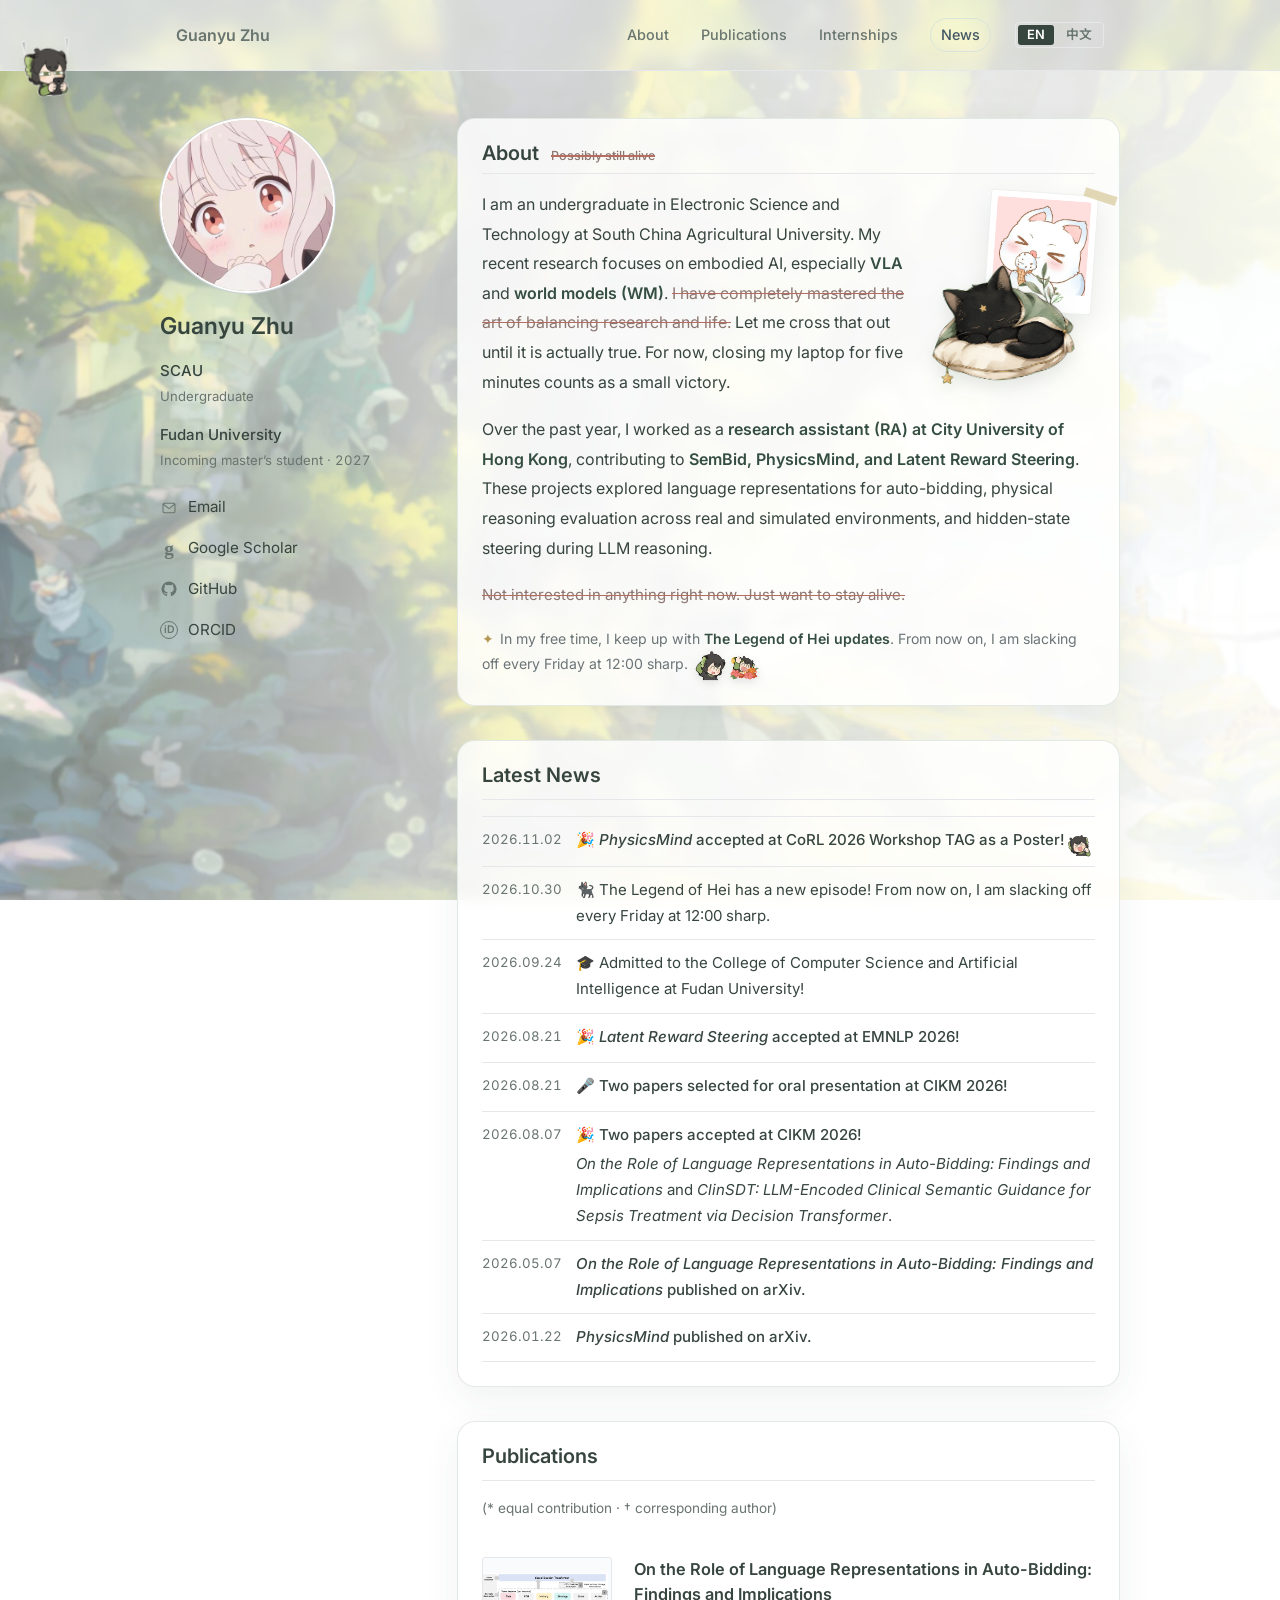
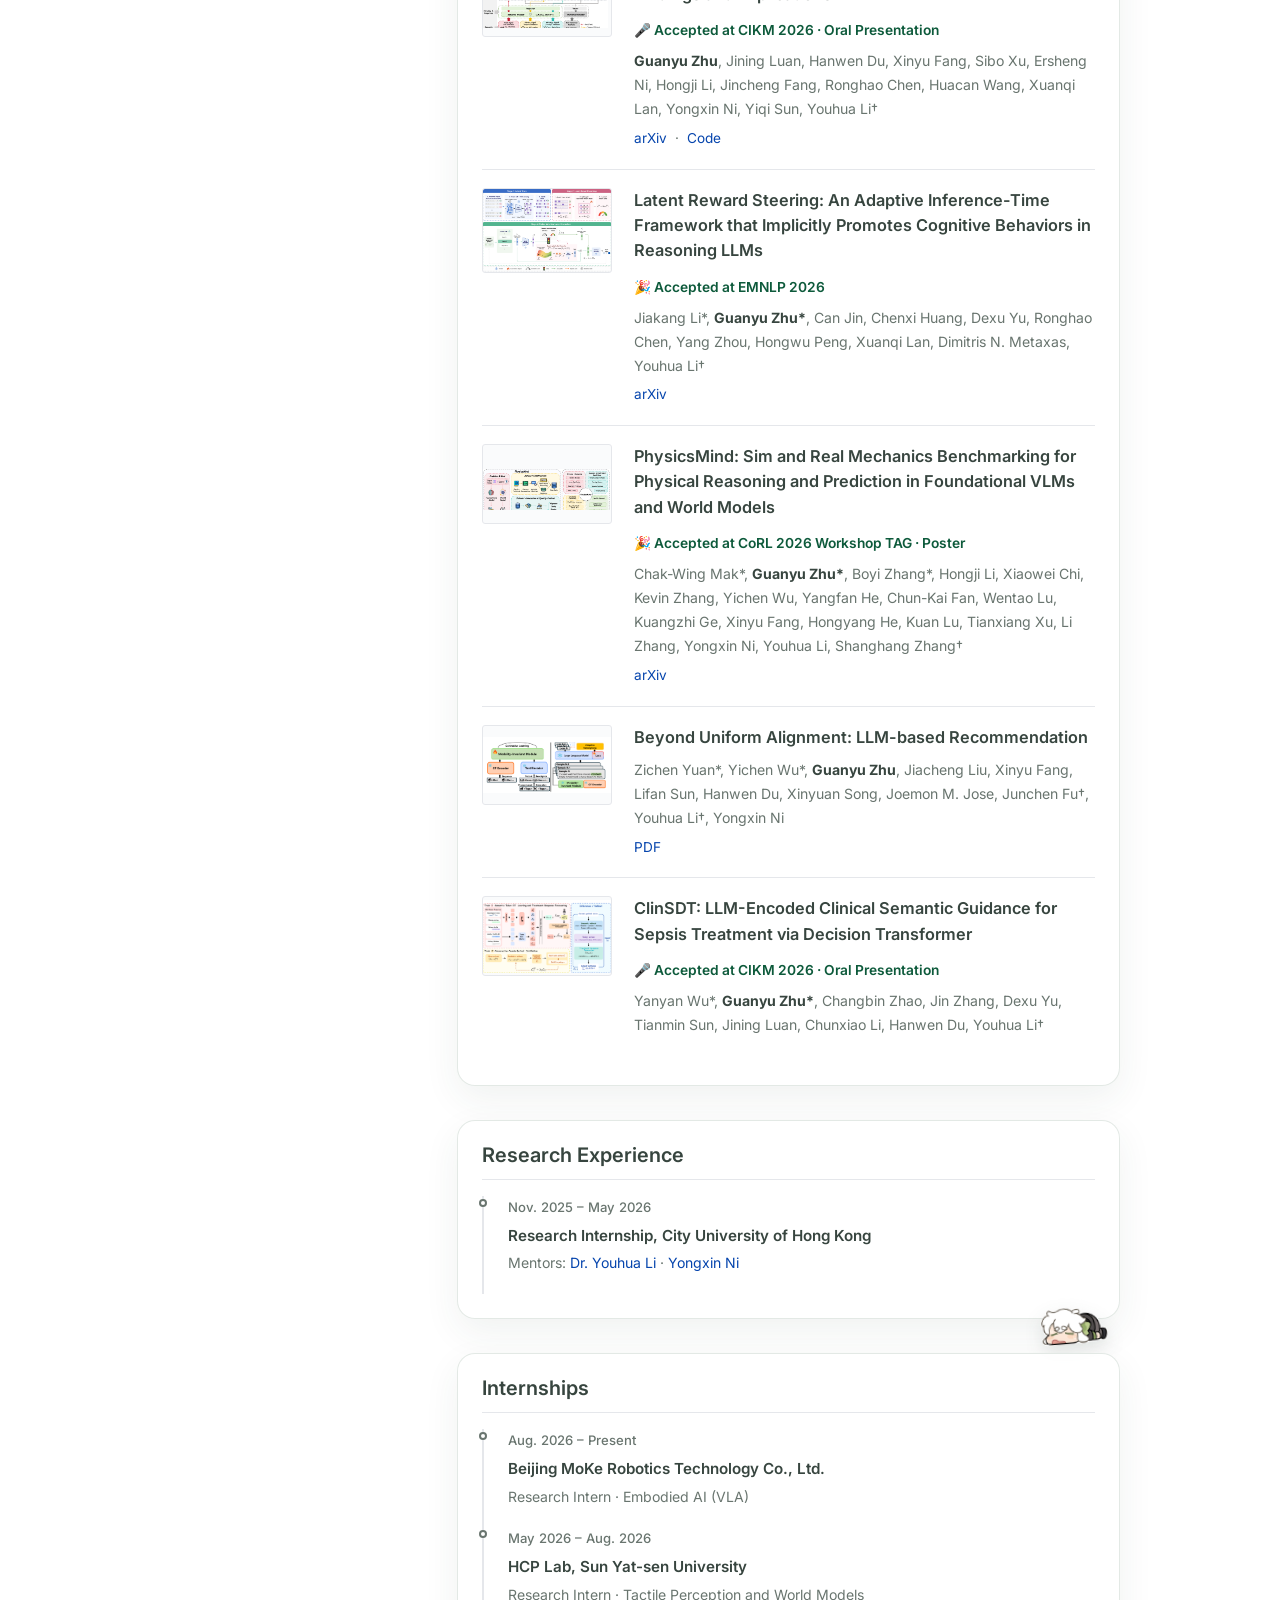
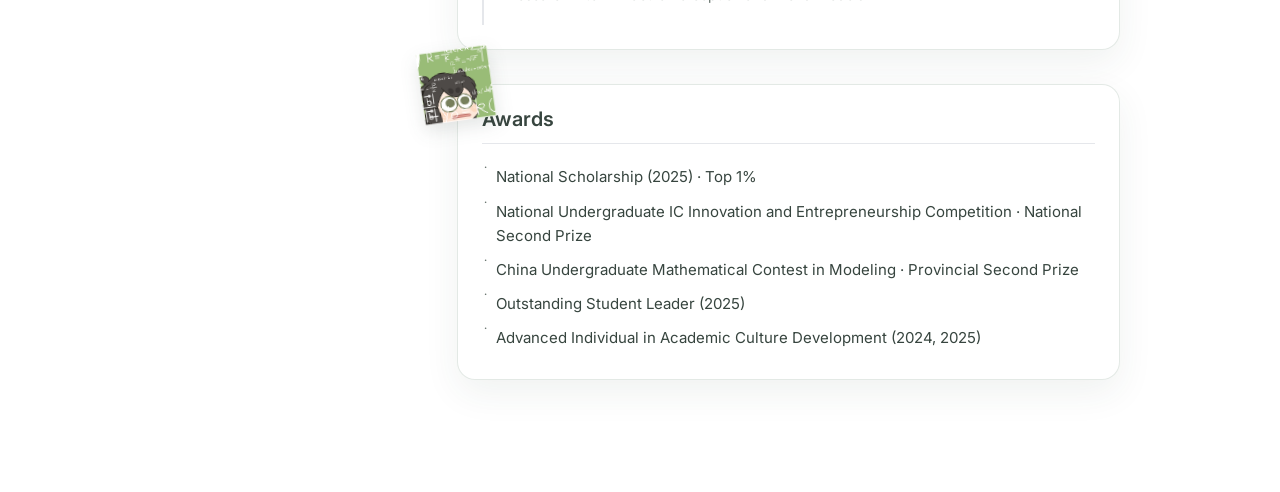
<file: index.html>
<!DOCTYPE html>
<html lang="en">
  <head>
    <meta charset="UTF-8" />
    <meta name="viewport" content="width=device-width, initial-scale=1.0" />
    <title>Guanyu Zhu</title>
    <meta name="description" content="Guanyu Zhu's personal website. Research in embodied AI, with a focus on vision-language-action models and world models." />
    <meta name="author" content="Guanyu Zhu" />
    <meta property="og:type" content="website" />
    <link rel="canonical" href="https://alanyu04.github.io/" />
    <meta property="og:title" content="Guanyu Zhu" />
    <meta property="og:site_name" content="Guanyu Zhu" />
    <meta property="og:url" content="https://alanyu04.github.io/" />
    <meta property="og:description" content="Research in embodied AI, with a focus on vision-language-action models and world models." />
    <meta name="twitter:card" content="summary" />
    <meta name="twitter:title" content="Guanyu Zhu" />
    <meta name="twitter:description" content="Research in embodied AI, with a focus on vision-language-action models and world models." />
    <script type="application/ld+json">
      {
        "@context": "https://schema.org",
        "@type": "WebSite",
        "name": "Guanyu Zhu",
        "url": "https://alanyu04.github.io/"
      }
    </script>
    <link rel="preconnect" href="https://fonts.googleapis.com" />
    <link rel="preconnect" href="https://fonts.gstatic.com" crossorigin />
    <link
      href="https://fonts.googleapis.com/css2?family=Inter:wght@400;500;600;700&family=Noto+Sans+SC:wght@400;500;600;700&display=swap"
      rel="stylesheet"
    />
    <link rel="stylesheet" href="css/main.css" />
    <link rel="stylesheet" href="css/scrapbook.css?v=20261110-simplified" />
  </head>
  <body class="scrapbook-theme">
    <header class="site-header">
      <img class="header-sticker" src="assets/sticker-phone.gif" alt="Deer character looking at a phone" data-scrapbook-alt-key="headerStickerAlt" />
      <div class="container header-inner">
        <a class="site-name" href="index.html">Guanyu Zhu</a>
        <nav class="top-nav" id="top-nav" aria-label="Main navigation" data-i18n-aria-label="nav.aria">
          <a href="#about" data-scrapbook-key="tabAbout">About</a>
          <a href="#publications" data-scrapbook-key="tabPapers">Publications</a>
          <a href="#internships" data-scrapbook-key="tabInternships">Internships</a>
          <a href="#news" data-scrapbook-key="tabNews">News</a>
        </nav>
        <div class="header-actions">
          <div class="lang-switch" role="group" aria-label="Language" data-scrapbook-aria-key="languageLabel">
            <button class="lang-btn active" type="button" data-lang-switch="en" aria-pressed="true">EN</button>
            <button class="lang-btn" type="button" data-lang-switch="zh" aria-pressed="false">中文</button>
          </div>
          <button class="menu-toggle" type="button" aria-expanded="false" aria-controls="top-nav" data-i18n="menu.toggle">Menu</button>
        </div>
      </div>
    </header>

    <main>
      <section id="home-page" class="page-section active">
        <div class="container academic-layout">
          <aside class="profile-sidebar" aria-label="Profile" data-scrapbook-aria-key="profileLabel">
            <img class="avatar" src="assets/avatar.jpg" alt="Guanyu Zhu" data-scrapbook-alt-key="avatarAlt" onerror="this.style.display='none'" />
            <h1 class="profile-name">Guanyu Zhu</h1>
            <p class="sidebar-role" data-scrapbook-key="identity"><strong>SCAU</strong><span>Undergraduate</span></p>
            <p class="sidebar-role sidebar-incoming" data-scrapbook-key="incoming"><strong>Fudan University</strong><span>Incoming master’s student · 2027</span></p>
            <ul class="profile-links" aria-label="External links" data-scrapbook-aria-key="externalLinksLabel">
              <li class="profile-email"><a href="mailto:xiaoguanbx@gmail.com" title="xiaoguanbx@gmail.com"><span class="profile-link-icon" aria-hidden="true"><svg viewBox="0 0 24 24" fill="none" stroke="currentColor" stroke-width="1.6"><rect x="3" y="5" width="18" height="14" rx="2" /><path d="m3 6 9 7 9-7" /></svg></span><span data-scrapbook-key="emailLabel">Email</span></a></li>
              <li><a href="https://scholar.google.com/citations?user=tQETugYAAAAJ&amp;hl=zh-CN&amp;oi=sra" target="_blank" rel="noreferrer"><span class="profile-link-icon scholar-icon" aria-hidden="true">g</span>Google Scholar</a></li>
              <li class="github-link"><a href="https://github.com/AlanYu04" target="_blank" rel="noreferrer"><span class="profile-link-icon" aria-hidden="true"><svg viewBox="0 0 24 24" fill="currentColor"><path d="M12 .75a11.25 11.25 0 0 0-3.56 21.92c.56.1.77-.24.77-.54v-2.1c-3.13.68-3.79-1.33-3.79-1.33-.51-1.3-1.25-1.65-1.25-1.65-1.02-.7.08-.69.08-.69 1.13.08 1.73 1.16 1.73 1.16 1 1.72 2.64 1.22 3.28.93.1-.73.39-1.22.71-1.5-2.5-.28-5.13-1.25-5.13-5.56 0-1.23.44-2.23 1.16-3.02-.12-.28-.5-1.43.11-2.98 0 0 .94-.3 3.09 1.16a10.77 10.77 0 0 1 5.62 0c2.15-1.46 3.09-1.16 3.09-1.16.61 1.55.23 2.7.11 2.98.72.79 1.16 1.79 1.16 3.02 0 4.32-2.63 5.28-5.14 5.56.4.35.76 1.04.76 2.1v3.08c0 .3.2.65.78.54A11.25 11.25 0 0 0 12 .75Z" /></svg></span>GitHub</a></li>
              <li><a href="https://orcid.org/0009-0008-3403-0124" target="_blank" rel="noreferrer"><span class="profile-link-icon orcid-icon" aria-hidden="true">iD</span>ORCID</a></li>
            </ul>
          </aside>

          <div class="content academic-content">
            <section id="about" class="section about">
              <div class="about-heading">
                <h2 class="section-title" data-i18n="section.about">About</h2>
                <del class="about-title-status" data-scrapbook-key="aboutStatus">Possibly still alive</del>
              </div>
              <div class="about-shell">
                <div class="about-art" aria-label="Illustrations" data-scrapbook-aria-key="illustrationsLabel">
                  <figure class="icecream-card">
                    <img src="assets/icecream-cat.png" alt="Illustration of a cat eating ice cream" data-scrapbook-alt-key="icecreamAlt" />
                  </figure>
                  <img class="sleepy-cat" src="assets/original-black-cat-mascot.png" alt="Original black cat illustration" data-scrapbook-alt-key="sleepyCatAlt" />
                </div>
                <div class="about-copy">
                  <p data-scrapbook-key="aboutIntro">I am an undergraduate in Electronic Science and Technology at South China Agricultural University. My recent research focuses on embodied AI, especially <strong>VLA</strong> and <strong>world models (WM)</strong>. <del>I have completely mastered the art of balancing research and life.</del> Let me cross that out until it is actually true. For now, closing my laptop for five minutes counts as a small victory.</p>
                  <p data-scrapbook-key="aboutResearch">Over the past year, I worked as a <strong>research assistant (RA) at City University of Hong Kong</strong>, contributing to <strong>SemBid, PhysicsMind, and Latent Reward Steering</strong>. These projects explored language representations for auto-bidding, physical reasoning evaluation across real and simulated environments, and hidden-state steering during LLM reasoning.</p>
                  <p class="about-focus" data-scrapbook-key="aboutFocus"><del>Not interested in anything right now. Just want to stay alive.</del></p>
                  <p class="about-aside" data-scrapbook-key="aboutAside">In my free time, I keep up with <strong>The Legend of Hei updates</strong>. From now on, I am slacking off every Friday at 12:00 sharp.<span class="leisure-stickers" aria-hidden="true"><img src="assets/sticker-wave.gif" alt="" /><img src="assets/sticker-flowers.gif" alt="" /></span></p>
                </div>
              </div>
            </section>

            <section id="news" class="section news">
              <div class="section-heading">
                <h2 class="section-title" data-scrapbook-key="newsTitle">Latest News</h2>
              </div>
              <ul class="news-list">
                <li class="news-item">
                  <time datetime="2026-11-02" class="news-date">2026.11.02</time>
                  <div class="news-copy">
                    <div class="news-accepted-line"><strong data-scrapbook-key="newsPhysicsMindAccepted">🎉 <em>PhysicsMind</em> accepted at CoRL 2026 Workshop TAG as a Poster!</strong><img class="news-celebrate" src="assets/celebrate-accepted.gif" alt="Celebration" data-scrapbook-alt-key="celebrationAlt" /></div>
                  </div>
                </li>
                <li class="news-item">
                  <time datetime="2026-10-30" class="news-date">2026.10.30</time>
                  <p data-scrapbook-key="newsHeiUpdate">🐈‍⬛ The Legend of Hei has a new episode! From now on, I am slacking off every Friday at 12:00 sharp.</p>
                </li>
                <li class="news-item">
                  <time datetime="2026-09-24" class="news-date">2026.09.24</time>
                  <p data-scrapbook-key="news0">🎓 Admitted to the College of Computer Science and Artificial Intelligence at Fudan University!</p>
                </li>
                <li class="news-item">
                  <time datetime="2026-08-21" class="news-date">2026.08.21</time>
                  <div class="news-copy">
                    <div class="news-accepted-line"><strong data-scrapbook-key="news1">🎉 <em>Latent Reward Steering</em> accepted at EMNLP 2026!</strong></div>
                  </div>
                </li>
                <li class="news-item">
                  <time datetime="2026-08-21" class="news-date">2026.08.21</time>
                  <div class="news-copy">
                    <div class="news-accepted-line"><strong data-scrapbook-key="news2">🎤 Two papers selected for oral presentation at CIKM 2026!</strong></div>
                  </div>
                </li>
                <li class="news-item">
                  <time datetime="2026-08-07" class="news-date">2026.08.07</time>
                  <div class="news-copy">
                    <div class="news-accepted-line"><strong data-scrapbook-key="news3">🎉 Two papers accepted at CIKM 2026!</strong></div>
                    <p data-scrapbook-key="news3Details"><em>On the Role of Language Representations in Auto-Bidding: Findings and Implications</em> and <em>ClinSDT: LLM-Encoded Clinical Semantic Guidance for Sepsis Treatment via Decision Transformer</em>.</p>
                  </div>
                </li>
                <li class="news-item">
                  <time datetime="2026-05-07" class="news-date">2026.05.07</time>
                  <p data-scrapbook-key="news4"><strong><em>On the Role of Language Representations in Auto-Bidding: Findings and Implications</em> published on arXiv.</strong></p>
                </li>
                <li class="news-item">
                  <time datetime="2026-01-22" class="news-date">2026.01.22</time>
                  <p data-scrapbook-key="news5"><strong><em>PhysicsMind</em> published on arXiv.</strong></p>
                </li>
              </ul>
            </section>

            <section id="publications" class="section">
              <h2 class="section-title" data-i18n="section.publications">Publications</h2>
              <p class="pub-caption" data-scrapbook-key="pubCaption">(* equal contribution · † corresponding author)</p>

              <div class="publication">
                <img src="images/sembid.png" class="publogo" alt="SemBid teaser" onerror="this.style.display='none'">
                <div class="pub-content">
                  <p class="pub-title">On the Role of Language Representations in Auto-Bidding: Findings and Implications</p>
                  <div class="pub-venue pub-accepted"><span aria-hidden="true">🎤</span> <span data-scrapbook-key="cikmOral">Accepted at CIKM 2026 · Oral Presentation</span></div>
                  <div class="pub-authors">
                    <strong class="author-highlight">Guanyu Zhu</strong>, Jining Luan, Hanwen Du, Xinyu Fang, Sibo Xu,
                    Ersheng Ni, Hongji Li, Jincheng Fang, Ronghao Chen, Huacan Wang,
                    Xuanqi Lan, Yongxin Ni, Yiqi Sun, Youhua Li†
                  </div>
                  <div class="pub-links">
                    <a href="https://arxiv.org/abs/2605.05833" target="_blank" rel="noreferrer">arXiv</a>
                    <a href="https://github.com/AlanYu04/SemBid-KDD2026" target="_blank" rel="noreferrer">Code</a>
                  </div>
                </div>
              </div>

              <div class="publication">
                <img src="images/latent-reward.png" class="publogo" alt="Latent Reward Steering teaser" onerror="this.style.display='none'">
                <div class="pub-content">
                  <p class="pub-title">Latent Reward Steering: An Adaptive Inference-Time Framework that Implicitly Promotes Cognitive Behaviors in Reasoning LLMs</p>
                  <div class="pub-venue pub-accepted"><span aria-hidden="true">🎉</span> <span data-scrapbook-key="emnlpAccepted">Accepted at EMNLP 2026</span></div>
                  <div class="pub-authors">
                    Jiakang Li*, <strong class="author-highlight">Guanyu Zhu*</strong>, Can Jin, Chenxi Huang, Dexu Yu, Ronghao Chen, Yang Zhou, Hongwu Peng, Xuanqi Lan, Dimitris N. Metaxas, Youhua Li†
                  </div>
                  <div class="pub-links">
                    <a href="https://arxiv.org/pdf/2606.00726" target="_blank" rel="noreferrer">arXiv</a>
                  </div>
                </div>
              </div>

              <div class="publication">
                <img src="images/physicsmind.png" class="publogo" alt="PhysicsMind teaser" onerror="this.style.display='none'">
                <div class="pub-content">
                  <p class="pub-title">PhysicsMind: Sim and Real Mechanics Benchmarking for Physical Reasoning and Prediction in Foundational VLMs and World Models</p>
                  <div class="pub-venue pub-accepted"><span aria-hidden="true">🎉</span> <span data-scrapbook-key="corlTagPoster">Accepted at CoRL 2026 Workshop TAG · Poster</span></div>
                  <div class="pub-authors">
                    Chak-Wing Mak*, <strong class="author-highlight">Guanyu Zhu*</strong>, Boyi Zhang*, Hongji Li,
                    Xiaowei Chi, Kevin Zhang, Yichen Wu, Yangfan He, Chun-Kai Fan,
                    Wentao Lu, Kuangzhi Ge, Xinyu Fang, Hongyang He, Kuan Lu, Tianxiang Xu,
                    Li Zhang, Yongxin Ni, Youhua Li, Shanghang Zhang†
                  </div>
                  <div class="pub-links">
                    <a href="https://arxiv.org/abs/2601.16007" target="_blank" rel="noreferrer">arXiv</a>
                  </div>
                </div>
              </div>

              <div class="publication">
                <img src="images/beyond-uniform-alignment.png" class="publogo" alt="Beyond Uniform Alignment teaser" onerror="this.style.display='none'">
                <div class="pub-content">
                  <p class="pub-title">Beyond Uniform Alignment: LLM-based Recommendation</p>
                  <div class="pub-authors">
                    Zichen Yuan*, Yichen Wu*, <strong class="author-highlight">Guanyu Zhu</strong>, Jiacheng Liu, Xinyu Fang,
                    Lifan Sun, Hanwen Du, Xinyuan Song, Joemon M. Jose, Junchen Fu†, Youhua Li†, Yongxin Ni
                  </div>
                  <div class="pub-links">
                    <a href="Publications/LLM-based Recommendation.pdf" target="_blank" rel="noreferrer">PDF</a>
                  </div>
                </div>
              </div>

              <div class="publication">
                <img src="images/clinsedt.png" class="publogo" alt="ClinSDT teaser" onerror="this.style.display='none'">
                <div class="pub-content">
                  <p class="pub-title">ClinSDT: LLM-Encoded Clinical Semantic Guidance for Sepsis Treatment via Decision Transformer</p>
                  <div class="pub-venue pub-accepted"><span aria-hidden="true">🎤</span> <span data-scrapbook-key="cikmOral">Accepted at CIKM 2026 · Oral Presentation</span></div>
                  <div class="pub-authors">
                    Yanyan Wu*, <strong class="author-highlight">Guanyu Zhu*</strong>, Changbin Zhao, Jin Zhang, Dexu Yu, Tianmin Sun, Jining Luan, Chunxiao Li, Hanwen Du, Youhua Li†
                  </div>
                </div>
              </div>
            </section>

            <section id="projects" class="section">
              <img class="section-sticker project-sticker" src="assets/sticker-tired.gif" alt="Deer character working hard" data-scrapbook-alt-key="projectStickerAlt" />
              <h2 class="section-title" data-i18n="section.projects">Research Experience</h2>
              <ul class="project-list timeline">
                <li class="project-item">
                  <span class="timeline-time" data-scrapbook-key="project1time">2025.11 - 2026.05</span>
                  <div class="project-head">
                    <div>
                      <p class="entry-title" data-scrapbook-key="project1title">Research Internship, City University of Hong Kong</p>
                      <p class="entry-sub" data-scrapbook-key="project1sub">Mentors: <a href="https://scholar.google.com/citations?user=VL0tW7YAAAAJ&amp;hl=zh-CN" target="_blank" rel="noreferrer">Dr. Youhua Li</a> · <a href="https://scholar.google.com/citations?view_op=list_works&amp;hl=zh-CN&amp;user=c4_TincAAAAJ&amp;sortby=pubdate" target="_blank" rel="noreferrer">Yongxin Ni</a></p>
                    </div>
                  </div>
                </li>
              </ul>
            </section>

            <section id="internships" class="section">
              <h2 class="section-title" data-scrapbook-key="internshipsTitle">Internships</h2>
              <ul class="project-list timeline">
                <li class="project-item">
                  <span class="timeline-time" data-scrapbook-key="internship1time">Aug. 2026 – Present</span>
                  <div class="project-head">
                    <div>
                      <p class="entry-title" data-scrapbook-key="internship1title">Beijing MoKe Robotics Technology Co., Ltd.</p>
                      <p class="entry-sub" data-scrapbook-key="internship1sub">Research Intern · Embodied AI (VLA)</p>
                    </div>
                  </div>
                </li>
                <li class="project-item">
                  <span class="timeline-time" data-scrapbook-key="internship2time">May 2026 – Aug. 2026</span>
                  <div class="project-head">
                    <div>
                      <p class="entry-title" data-scrapbook-key="internship2title">HCP Lab, Sun Yat-sen University</p>
                      <p class="entry-sub" data-scrapbook-key="internship2sub">Research Intern · Tactile Perception and World Models</p>
                    </div>
                  </div>
                </li>
              </ul>
            </section>

            <section id="awards" class="section">
              <img class="section-sticker award-sticker" src="assets/sticker-math.gif" alt="Deer character thinking" data-scrapbook-alt-key="awardStickerAlt" />
              <h2 class="section-title" data-i18n="section.awards">Awards</h2>
              <ul class="award-list">
                <li class="award-item" data-i18n="award.1" data-scrapbook-key="award1">National Scholarship (2025) · Top 1%</li>
                <li class="award-item" data-i18n="award.2" data-scrapbook-key="award2">National Undergraduate IC Innovation and Entrepreneurship Competition · National Second Prize</li>
                <li class="award-item" data-i18n="award.3" data-scrapbook-key="award3">China Undergraduate Mathematical Contest in Modeling · Provincial Second Prize</li>
                <li class="award-item" data-i18n="award.4" data-scrapbook-key="award4">Outstanding Student Leader (2025)</li>
                <li class="award-item" data-i18n="award.5" data-scrapbook-key="award5">Advanced Individual in Academic Culture Development (2024, 2025)</li>
              </ul>
            </section>

          </div>
        </div>
      </section>
    </main>

    <script src="js/main.js"></script>
    <script>
    (function(){
      // Keep the legacy language script from restoring an outdated page title.
      if(typeof translations !== 'undefined') {
        Object.keys(translations).forEach(function(lang){
          translations[lang]['meta.title'] = 'Guanyu Zhu';
        });
      }
      var scrapbookCopy = {
        zh: {
          identity: '<strong>华南农业大学</strong><span>本科在读</span>',
          incoming: '<strong>复旦大学</strong><span>硕士 · 2027 年入学</span>',
          emailLabel: '邮箱',
          location: '广州，中国',
          aboutIntro: '我目前是华南农业大学电子科学与技术专业的本科生，最近在做具身智能相关研究，关注 <strong>VLA</strong> 和 <strong>world models（WM）</strong>。<del>我已经完全掌握了如何平衡科研与生活。</del> 这句话先划掉，等以后真能做到再放回来。现在先把电脑合上五分钟，算作阶段性胜利。',
          aboutResearch: '过去一年，我在<strong>香港城市大学担任研究助理（RA）</strong>，参与 <strong>SemBid、PhysicsMind 和 Latent Reward Steering</strong> 等项目，研究涵盖语言表征与自动出价决策、真实与仿真场景下的物理推理评测，以及大模型推理过程中的隐状态引导。',
          aboutFocus: '<del>目前啥都不感兴趣，只想活着。</del>',
          aboutAside: '闲暇时会继续追<strong>《罗小黑战记》更新日记</strong>：从此以后，周五 12 点准时摸鱼。<span class="leisure-stickers" aria-hidden="true"><img src="assets/sticker-wave.gif" alt="" /><img src="assets/sticker-flowers.gif" alt="" /></span>',
          affiliation: '华南农业大学<br />电子工程学院 · 电子科学与技术',
          degree: '本科在读 · 2023.09 至今',
          educationLabel: '教育',
          contactLabel: '联系',
          tabAbout: '关于',
          tabNews: '动态',
          tabPapers: '论文',
          tabInternships: '实习',
          internshipsTitle: '实习经历',
          tabProjects: '科研',
          tabAwards: '荣誉',
          newsTitle: '最新动态',
          newsNote: 'News',
          project1time: '2025.11 - 2026.05',
          project1title: '香港城市大学科研实习',
          project1sub: '导师：<a href="https://scholar.google.com/citations?user=VL0tW7YAAAAJ&amp;hl=zh-CN" target="_blank" rel="noreferrer">李佑华博士</a> · <a href="https://scholar.google.com/citations?view_op=list_works&amp;hl=zh-CN&amp;user=c4_TincAAAAJ&amp;sortby=pubdate" target="_blank" rel="noreferrer">Yongxin Ni</a>',
          aboutStatus: '目前可能还活着',
          newsPhysicsMindAccepted: '🎉 <em>PhysicsMind</em> 被 CoRL 2026 Workshop TAG 接收为 Poster！',
          newsHeiUpdate: '🐈‍⬛ 罗小黑更新！从此以后，周五 12 点准时摸鱼。',
          news0: '🎓 我已被复旦大学计算与智能创新学院录取！',
          news1: '🎉 <em>Latent Reward Steering</em> 被 EMNLP 2026 接收！',
          news2: '🎤 两篇 CIKM 2026 论文入选 Oral Presentation！',
          news3: '🎉 两篇论文被 CIKM 2026 接收！',
          news3Details: '<em>On the Role of Language Representations in Auto-Bidding: Findings and Implications</em> 和 <em>ClinSDT: LLM-Encoded Clinical Semantic Guidance for Sepsis Treatment via Decision Transformer</em>。',
          news4: '<strong><em>On the Role of Language Representations in Auto-Bidding: Findings and Implications</em> 已发布于 arXiv。</strong>',
          news5: '<strong><em>PhysicsMind</em> 已发布于 arXiv。</strong>',
          cikmOral: '已被 CIKM 2026 接收 · Oral Presentation',
          emnlpAccepted: '已被 EMNLP 2026 接收',
          corlTagPoster: '已被 CoRL 2026 Workshop TAG 接收 · Poster',
          internship1time: '2026.08 - 至今', internship1title: '北京莫克机器人科技有限公司',
          internship1sub: '科研实习生 · 具身智能（VLA 方向）',
          internship2time: '2026.05 - 2026.08', internship2title: '中山大学 HCP 实验室',
          internship2sub: '科研实习生 · 触觉感知与世界模型',
          pubCaption: '（* 同等贡献 · † 通讯作者）',
          award1: '国家奖学金（2025）· Top 1%',
          award2: '全国大学生集成电路创新创业大赛 · 全国二等奖',
          award3: '全国大学生数学建模竞赛（省二等奖）',
          award4: '优秀学生干部（2025）',
          award5: '学风建设先进个人（2024、2025）',
          headerStickerAlt: '看手机的鹿野表情', avatarAlt: '朱冠宇', peekStickerAlt: '探头表情',
          icecreamAlt: '吃冰淇淋的猫咪插画', sleepyCatAlt: '原创黑猫插画',
          celebrationAlt: '庆祝', publicationStickerAlt: '好奇表情', projectStickerAlt: '努力科研表情',
          internshipStickerAlt: '探索实践表情', awardStickerAlt: '鹿野思考动画',
          externalLinksLabel: '外部链接', illustrationsLabel: '插画装饰',
          profileLabel: '个人信息', languageLabel: '语言'
        },
        en: {
          identity: '<strong>SCAU</strong><span>Undergraduate</span>',
          incoming: '<strong>Fudan University</strong><span>Incoming master’s student · 2027</span>',
          emailLabel: 'Email',
          location: 'Guangzhou, China',
          aboutIntro: 'I am an undergraduate in Electronic Science and Technology at South China Agricultural University. My recent research focuses on embodied AI, especially <strong>VLA</strong> and <strong>world models (WM)</strong>. <del>I have completely mastered the art of balancing research and life.</del> Let me cross that out until it is actually true. For now, closing my laptop for five minutes counts as a small victory.',
          aboutResearch: 'Over the past year, I worked as a <strong>research assistant (RA) at City University of Hong Kong</strong>, contributing to <strong>SemBid, PhysicsMind, and Latent Reward Steering</strong>. These projects explored language representations for auto-bidding, physical reasoning evaluation across real and simulated environments, and hidden-state steering during LLM reasoning.',
          aboutFocus: '<del>Not interested in anything right now. Just want to stay alive.</del>',
          aboutAside: 'In my free time, I keep up with <strong>The Legend of Hei updates</strong>. From now on, I am slacking off every Friday at 12:00 sharp.<span class="leisure-stickers" aria-hidden="true"><img src="assets/sticker-wave.gif" alt="" /><img src="assets/sticker-flowers.gif" alt="" /></span>',
          affiliation: 'South China Agricultural University<br />College of Electronic Engineering · Electronic Science and Technology',
          degree: 'Undergraduate · Sep. 2023 – Present',
          educationLabel: 'Education',
          contactLabel: 'Contact',
          tabAbout: 'About',
          tabNews: 'News',
          tabPapers: 'Publications',
          tabInternships: 'Internships',
          internshipsTitle: 'Internships',
          tabProjects: 'Research',
          tabAwards: 'Awards',
          newsTitle: 'Latest News',
          newsNote: 'News',
          project1time: 'Nov. 2025 – May 2026',
          project1title: 'Research Internship, City University of Hong Kong',
          project1sub: 'Mentors: <a href="https://scholar.google.com/citations?user=VL0tW7YAAAAJ&amp;hl=zh-CN" target="_blank" rel="noreferrer">Dr. Youhua Li</a> · <a href="https://scholar.google.com/citations?view_op=list_works&amp;hl=zh-CN&amp;user=c4_TincAAAAJ&amp;sortby=pubdate" target="_blank" rel="noreferrer">Yongxin Ni</a>',
          aboutStatus: 'Possibly still alive',
          newsPhysicsMindAccepted: '🎉 <em>PhysicsMind</em> accepted at CoRL 2026 Workshop TAG as a Poster!',
          newsHeiUpdate: '🐈‍⬛ The Legend of Hei has a new episode! From now on, I am slacking off every Friday at 12:00 sharp.',
          news0: '🎓 Admitted to the College of Computer Science and Artificial Intelligence at Fudan University!',
          news1: '🎉 <em>Latent Reward Steering</em> accepted at EMNLP 2026!',
          news2: '🎤 Two papers selected for oral presentation at CIKM 2026!',
          news3: '🎉 Two papers accepted at CIKM 2026!',
          news3Details: '<em>On the Role of Language Representations in Auto-Bidding: Findings and Implications</em> and <em>ClinSDT: LLM-Encoded Clinical Semantic Guidance for Sepsis Treatment via Decision Transformer</em>.',
          news4: '<strong><em>On the Role of Language Representations in Auto-Bidding: Findings and Implications</em> published on arXiv.</strong>',
          news5: '<strong><em>PhysicsMind</em> published on arXiv.</strong>',
          cikmOral: 'Accepted at CIKM 2026 · Oral Presentation',
          emnlpAccepted: 'Accepted at EMNLP 2026',
          corlTagPoster: 'Accepted at CoRL 2026 Workshop TAG · Poster',
          internship1time: 'Aug. 2026 – Present', internship1title: 'Beijing MoKe Robotics Technology Co., Ltd.',
          internship1sub: 'Research Intern · Embodied AI (VLA)',
          internship2time: 'May 2026 – Aug. 2026', internship2title: 'HCP Lab, Sun Yat-sen University',
          internship2sub: 'Research Intern · Tactile Perception and World Models',
          pubCaption: '(* equal contribution · † corresponding author)',
          award1: 'National Scholarship (2025) · Top 1%',
          award2: 'National Undergraduate IC Innovation and Entrepreneurship Competition · National Second Prize',
          award3: 'China Undergraduate Mathematical Contest in Modeling · Provincial Second Prize',
          award4: 'Outstanding Student Leader (2025)',
          award5: 'Advanced Individual in Academic Culture Development (2024, 2025)',
          headerStickerAlt: 'Deer character looking at a phone', avatarAlt: 'Portrait of Guanyu Zhu',
          peekStickerAlt: 'Peeking deer character', icecreamAlt: 'Illustration of a cat eating ice cream',
          sleepyCatAlt: 'Original black cat illustration', celebrationAlt: 'Celebration',
          publicationStickerAlt: 'Curious deer character', projectStickerAlt: 'Deer character working hard',
          internshipStickerAlt: 'Deer character exploring', awardStickerAlt: 'Deer character thinking',
          externalLinksLabel: 'External links', illustrationsLabel: 'Illustrations',
          profileLabel: 'Profile', languageLabel: 'Language'
        }
      };
      function applyScrapbookCopy(lang){
        var pack = scrapbookCopy[lang] || scrapbookCopy.en;
        document.querySelectorAll('[data-scrapbook-key]').forEach(function(el){
          var value = pack[el.dataset.scrapbookKey];
          if(value) el.innerHTML = value;
        });
        document.querySelectorAll('[data-scrapbook-alt-key]').forEach(function(el){
          var value = pack[el.dataset.scrapbookAltKey];
          if(value) el.alt = value;
        });
        document.querySelectorAll('[data-scrapbook-aria-key]').forEach(function(el){
          var value = pack[el.dataset.scrapbookAriaKey];
          if(value) el.setAttribute('aria-label', value);
        });
        document.querySelectorAll('[data-lang-switch]').forEach(function(btn){
          var active = btn.dataset.langSwitch === lang;
          btn.classList.toggle('active', active);
          btn.setAttribute('aria-pressed', String(active));
        });
      }
      function applySiteTitle(){
        document.title = 'Guanyu Zhu';
      }
      function getPreferredLanguage(){
        try {
          var preference = localStorage.getItem('guanyu-site-language');
          if(preference === 'zh' || preference === 'en') return preference;
        } catch(error) {}
        return 'en';
      }
      function closeMobileMenu(){
        var nav = document.getElementById('top-nav');
        var toggle = document.querySelector('.menu-toggle');
        if(nav) nav.classList.remove('open');
        if(toggle) toggle.setAttribute('aria-expanded', 'false');
      }
      document.querySelectorAll('[data-lang-switch]').forEach(function(btn){
        btn.addEventListener('click', function(){
          var lang = btn.dataset.langSwitch;
          try { localStorage.setItem('guanyu-site-language', lang); } catch(error) {}
          if(typeof setLanguage === 'function') setLanguage(lang);
          setTimeout(function(){
            applyScrapbookCopy(lang);
            applySiteTitle();
          }, 0);
        });
      });
      document.querySelectorAll('.top-nav a').forEach(function(a){
        a.addEventListener('click', closeMobileMenu);
      });
      var initLang = getPreferredLanguage();
      if(typeof setLanguage === 'function') setLanguage(initLang);
      applyScrapbookCopy(initLang);
      applySiteTitle();
    })();
    // Ensure home page is shown by default
    showPage('home');
    // English is the default language; the language switch can still select Chinese.
    </script>
  </body>
</html>
</file>
<file: css/main.css>
:root{--bg:#f8f5fb;--bg-elevated:#ffffff;--bg-card:#ffffff;--text:#2d2040;--muted:#7b6b8a;--border:#e0d8ec;--link:#6b4f8a;--accent:#7b5ea7;--accent-glow:rgba(123, 94, 167, 0.12);--container:860px;--header-h:62px;--serif:"Noto Serif SC",Georgia,"Times New Roman",serif;--sans:"Lato","Noto Sans SC","PingFang SC","Microsoft YaHei",sans-serif;--radius:10px;--shadow-sm:0 1px 3px rgba(45, 32, 64, 0.08);--shadow-md:0 4px 16px rgba(45, 32, 64, 0.1);--transition:0.25s cubic-bezier(0.4, 0, 0.2, 1)}*,::after,::before{margin:0;padding:0;box-sizing:border-box}html{scroll-behavior:smooth}body{font-family:var(--serif);background:var(--bg);color:var(--text);line-height:1.7;-webkit-font-smoothing:antialiased;-moz-osx-font-smoothing:grayscale}img{max-width:100%;display:block}a{color:var(--link);text-decoration:none}a:hover{color:var(--text);border-bottom:1px dotted}.container{width:min(var(--container),calc(100% - 40px));margin:0 auto}.site-header{position:fixed;top:0;left:0;right:0;z-index:1000;border-bottom:1px solid var(--border);background:rgba(248,245,251,.95);backdrop-filter:blur(8px);-webkit-backdrop-filter:blur(8px)}.header-inner{display:flex;align-items:center;min-height:var(--header-h);gap:16px}.nav-brand{display:flex;align-items:center;gap:10px}.avatar-small{width:32px;height:32px;border-radius:50%;object-fit:cover}.site-name{font-family:var(--serif);font-size:1.15rem;font-weight:700;color:var(--text);text-decoration:none;letter-spacing:.01em}.site-name:hover{color:var(--text);text-decoration:none}.top-nav{display:flex;align-items:center;gap:28px;margin-left:auto}.top-nav a{color:var(--muted);font-size:.92rem;font-weight:500;text-decoration:none;padding:4px 0;position:relative;transition:color .2s;letter-spacing:.02em}.top-nav a.active,.top-nav a:hover{color:var(--text)}.top-nav a.active::after{content:'';position:absolute;bottom:-2px;left:0;right:0;height:1.5px;background:var(--text)}.header-actions{display:flex;align-items:center;gap:10px;margin-left:8px}.lang-switch{display:inline-flex;align-items:center;gap:3px;padding:3px;border:1px solid var(--border);border-radius:999px;background:0 0}.lang-btn{border:none;background:0 0;color:var(--muted);font:inherit;font-size:.85rem;font-weight:700;line-height:1;padding:6px 11px;border-radius:999px;cursor:pointer;transition:background .2s,color .2s}.lang-btn:hover{color:var(--text)}.lang-btn.active{background:var(--text);color:var(--bg)}.menu-toggle{display:none;border:1px solid var(--border);background:0 0;color:var(--text);font:inherit;font-size:.9rem;padding:6px 10px;cursor:pointer;border-radius:4px}main{margin-top:var(--header-h);min-height:calc(100vh - var(--header-h))}.page-section{display:none;animation:.3s fadeIn}.page-section.active{display:block}@keyframes fadeIn{from{opacity:0;transform:translateY(8px)}to{opacity:1;transform:translateY(0)}}#intro-page{background:#111;color:#e8e0d6;position:relative;height:calc(100vh - var(--header-h));overflow:hidden}.intro-shell{height:calc(100vh - var(--header-h));display:flex;align-items:center;justify-content:center;padding:40px 20px}.scene{text-align:center;user-select:none}.intro-tagline{position:relative;display:inline-block;margin-bottom:0}.intro-tagline h1{font-family:var(--serif);font-size:clamp(2.4rem, 7vw, 4.2rem);font-weight:800;line-height:1.2;color:#f5e6d3;letter-spacing:.08em;padding-top:50px;text-shadow:0 1px 0 #d4c4b0,0 2px 0 #c2b09c,0 3px 0 #b09d88,0 4px 0 #9e8a76,0 5px 0 #8c7764,0 6px 1px rgba(0,0,0,.15),0 8px 24px rgba(0,0,0,.35)}.cat-stage{position:absolute;top:10px;right:10px;width:65px;height:50px;z-index:10;filter:drop-shadow(0 2px 4px rgba(45, 32, 64, .15));cursor:pointer;transition:transform .1s}.cat-stage svg{display:block;width:100%;height:100%;overflow:visible}.cat-states{display:flex;justify-content:center;gap:8px;margin-top:14px}.cat-state-dot{width:8px;height:8px;border-radius:50%;background:rgba(255,255,255,.2);cursor:pointer;transition:background .25s,transform .25s}.cat-state-dot:hover{transform:scale(1.3)}.cat-state-dot.active{background:#d4a574}.cat-state-label{margin-top:8px;font-size:.82rem;color:rgba(255,255,255,.4);letter-spacing:.04em}.intro-divider{width:40px;height:1px;background:rgba(255,255,255,.15);margin:24px auto 16px}.intro-name{font-family:var(--serif);font-size:.9rem;font-weight:700;letter-spacing:.25em;color:rgba(255,255,255,.35);margin-bottom:16px}.intro-nav{display:flex;justify-content:center;align-items:center;gap:12px;font-size:.88rem}.intro-nav a{color:rgba(255,255,255,.5);text-decoration:none;cursor:pointer;transition:color .2s}.intro-nav a:hover{color:#d4a574}.intro-nav-dot{color:rgba(255,255,255,.15)}.intro-hint{position:fixed;bottom:20px;left:0;right:0;text-align:center;font-size:.75rem;color:rgba(255,255,255,.2);pointer-events:none;letter-spacing:.03em}@keyframes tailWag{0%,100%{transform:rotate(-8deg)}50%{transform:rotate(8deg)}}@keyframes tailWagFast{0%,100%{transform:rotate(-12deg)}50%{transform:rotate(12deg)}}.profile-center{text-align:center;padding:48px 32px 36px;margin-bottom:48px;background:linear-gradient(180deg,var(--accent-glow) 0,transparent 100%);border-bottom:1px solid var(--border);border-radius:var(--radius) var(--radius) 0 0;position:relative}.profile-center::before{content:'';position:absolute;top:0;left:50%;transform:translateX(-50%);width:120px;height:2px;background:linear-gradient(90deg,transparent,var(--accent),transparent)}.profile-center .avatar{width:96px;height:96px;border-radius:50%;object-fit:cover;margin:0 auto 16px;display:block;border:3px solid var(--accent);box-shadow:0 0 20px var(--accent-glow),0 0 40px rgba(123,94,167,.08);transition:transform var(--transition),box-shadow var(--transition)}.profile-center .avatar:hover{transform:scale(1.05);box-shadow:0 0 28px var(--accent-glow),0 0 56px rgba(123,94,167,.12)}.profile-name{font-family:var(--serif);font-size:1.65rem;font-weight:700;line-height:1.2;letter-spacing:.04em;color:var(--text)}.profile-name-en{font-size:.88rem;font-weight:400;font-style:italic;color:var(--muted);margin-top:4px}.profile-meta{margin-top:10px;display:flex;justify-content:center;gap:6px;font-size:.88rem;color:var(--muted);list-style:none}.profile-meta li+li::before{content:'·';margin-right:6px;color:var(--border)}.profile-tags{margin-top:14px;display:flex;justify-content:center;flex-wrap:wrap;gap:8px}.profile-tag{font-size:.78rem;padding:4px 14px;background:rgba(123,94,167,.1);color:var(--accent);border-radius:999px;letter-spacing:.02em;border:1px solid rgba(123,94,167,.2);transition:background var(--transition),border-color var(--transition)}.profile-tag:hover{background:rgba(123,94,167,.18);border-color:rgba(123,94,167,.35)}.profile-links{margin-top:16px;display:flex;justify-content:center;flex-wrap:wrap;gap:10px}.profile-links a{font-size:.84rem;color:var(--muted);text-decoration:none;padding:5px 16px;border:1px solid var(--border);border-radius:999px;transition:all var(--transition)}.profile-links a:hover{color:var(--accent);border-color:var(--accent);background:rgba(123,94,167,.08);text-decoration:none}.content{max-width:840px;margin:0 auto}.timeline{list-style:none;border-left:2px solid var(--border);padding-left:24px;position:relative}.timeline-time{display:block;font-size:.8rem;font-weight:600;color:var(--accent);letter-spacing:.04em;margin-bottom:4px;position:relative}.timeline-time::before{content:'';position:absolute;left:-51px;top:50%;transform:translateY(-50%);width:8px;height:8px;border-radius:50%;background:var(--accent);box-shadow:0 0 8px var(--accent-glow)}.pub-venue-tag{display:inline-block;font-size:.76rem;padding:2px 8px;background:rgba(123,94,167,.12);color:var(--accent);border-radius:4px;font-weight:600;letter-spacing:.02em}.pub-role-tag{display:inline-block;font-size:.76rem;padding:2px 8px;background:rgba(123,94,167,.18);color:#a78bc7;border:1px solid rgba(123,94,167,.35);border-radius:4px;font-weight:700;letter-spacing:.02em}.section+.section{margin-top:56px}.section-title{font-family:var(--serif);font-size:1.25rem;font-weight:700;letter-spacing:.06em;margin-bottom:22px;padding:20px 0 0;border-top:none;color:var(--accent);display:flex;align-items:center;gap:12px}.section-title::before{content:'';display:inline-block;width:4px;height:1.1em;background:var(--accent);border-radius:2px;flex-shrink:0}.section:first-child .section-title{padding-top:0}.about p{font-size:.96rem;line-height:1.85;color:#4a3d5a;padding:16px 20px;background:#f3eef8;border-radius:var(--radius);border-left:3px solid var(--accent);box-shadow:var(--shadow-sm)}.award-list,.edu-list,.project-list{list-style:none}.edu-item{padding:14px 20px;background:var(--bg-card);border-radius:var(--radius);border:1px solid var(--border)}.contact-item{padding:10px 0;border-bottom:1px solid var(--border)}.contact-item:last-child{border-bottom:none}.edu-head,.project-head{display:grid;grid-template-columns:minmax(0,1fr) auto;gap:10px;align-items:start}.entry-title{font-size:.95rem;font-weight:600;color:var(--text)}.entry-sub{margin-top:3px;font-size:.88rem;color:var(--muted)}.entry-time{white-space:nowrap;font-size:.85rem;color:var(--muted);font-variant-numeric:tabular-nums}.pub-caption{font-size:.88rem;color:var(--muted);margin-bottom:26px}.publication{display:flex;gap:24px;margin-bottom:36px;align-items:flex-start;background:var(--bg-card);border-radius:var(--radius);border:1px solid var(--border);padding:20px;transition:border-color var(--transition),box-shadow var(--transition)}.publication:hover{border-color:rgba(123,94,167,.25);box-shadow:var(--shadow-md)}.publogo{width:200px;height:auto;min-height:80px;max-height:150px;border-radius:6px;box-shadow:var(--shadow-sm);flex-shrink:0;object-fit:contain;border:1px solid var(--border);transition:transform .2s;background:var(--bg)}.publication:hover .publogo{transform:scale(1.02)}.pub-content{flex:1;min-width:0}.pub-title{font-family:var(--serif);font-weight:700;font-size:1.05rem;color:var(--text);display:block;margin-bottom:6px;line-height:1.4}.pub-title:hover{color:var(--accent);text-decoration:none}.pub-title a{color:var(--text);transition:color var(--transition)}.pub-title a:hover{color:var(--accent);text-decoration:none}.pub-venue{display:flex;flex-wrap:wrap;align-items:baseline;gap:8px;margin:5px 0 7px;font-size:.92rem;font-weight:700;color:var(--text);letter-spacing:.2px}.pub-venue .pub-venue-tag{display:inline-flex;align-items:center;font-size:.78rem;font-weight:700;padding:2px 9px;border-radius:4px;background:rgba(123,94,167,.12);color:var(--accent);border:1px solid rgba(123,94,167,.2)}.pub-venue .pub-role-tag{display:inline-flex;align-items:center;font-size:.78rem;font-weight:700;padding:2px 9px;border-radius:4px;background:rgba(123,94,167,.18);color:#a78bc7;border:1px solid rgba(123,94,167,.35)}.pub-authors{color:var(--muted);margin:6px 0;font-size:.9rem;line-height:1.55}.pub-authors .author-highlight{color:var(--accent);font-weight:700}.pub-desc{margin-top:8px;font-size:.9rem;color:#5a4d6a;line-height:1.65;font-style:italic}.pub-links{margin-top:10px;display:flex;flex-wrap:wrap;align-items:center;gap:14px}.pub-links a{display:inline-flex;align-items:center;font-size:.82rem;font-weight:700;text-transform:uppercase;letter-spacing:.4px;padding:3px 12px;border:1px solid var(--border);border-radius:999px;text-decoration:none;color:var(--muted);transition:all var(--transition)}.pub-links a:hover{color:var(--accent);border-color:var(--accent);background:rgba(123,94,167,.08);text-decoration:none}.project-item{padding:16px 20px 20px;position:relative;background:var(--bg-card);border-radius:var(--radius);border:1px solid var(--border);margin-bottom:12px;transition:border-color var(--transition),box-shadow var(--transition),transform var(--transition)}.project-item:hover{border-color:rgba(123,94,167,.25);box-shadow:var(--shadow-md);transform:translateY(-1px)}.project-item:last-child{margin-bottom:0}.project-points{margin-top:8px;padding-left:16px;display:grid;gap:4px;list-style-type:disc}.project-points li{font-size:.9rem;color:#5a4d6a;line-height:1.65}.award-list{list-style:none;display:grid;gap:8px}.award-item{padding:12px 16px;border-bottom:none;font-size:.92rem;color:var(--text);line-height:1.5;background:var(--bg-card);border-radius:8px;border:1px solid var(--border);display:flex;align-items:center;gap:10px;transition:border-color var(--transition),transform var(--transition)}.award-item::before{content:'◆';color:var(--accent);font-size:.6rem;flex-shrink:0}.award-item:hover{border-color:rgba(123,94,167,.25);transform:translateX(4px)}.award-item:last-child{border-bottom:none}.contact-list{list-style:none;max-width:540px;background:var(--bg-card);border-radius:var(--radius);border:1px solid var(--border);padding:8px 20px}.blog-container{max-width:860px;margin:0 auto;padding:28px 0 56px}.blog-header{margin-bottom:28px;padding-top:20px;border-top:1px solid var(--border)}.blog-title{font-family:var(--serif);font-size:1.25rem;font-weight:700;letter-spacing:.06em;color:var(--accent);display:flex;align-items:center;gap:12px}.blog-title::before{content:'';display:inline-block;width:4px;height:1.1em;background:var(--accent);border-radius:2px;flex-shrink:0}.blog-list{list-style:none;border-left:2px solid var(--border);padding-left:24px}.blog-card{padding:16px 20px;position:relative;cursor:pointer;margin-bottom:12px;background:var(--bg-card);border-radius:var(--radius);border:1px solid var(--border);transition:border-color var(--transition),box-shadow var(--transition),transform var(--transition)}.blog-card:last-child{margin-bottom:0}.blog-card:hover{border-color:rgba(123,94,167,.25);box-shadow:var(--shadow-md);transform:translateY(-2px)}.blog-card .timeline-time{display:block;font-size:.8rem;font-weight:600;color:var(--accent);letter-spacing:.04em;margin-bottom:6px}.blog-tag{display:inline-block;background:0 0;padding:2px 8px;border-radius:3px;font-size:.75rem;color:var(--muted);margin-bottom:8px;border:1px solid var(--border);letter-spacing:.02em}.blog-card-title{font-family:var(--serif);font-size:1.08rem;font-weight:700;margin-bottom:8px;color:var(--text);line-height:1.4}.blog-card-excerpt{font-size:.9rem;color:#5a4d6a;line-height:1.6;margin-bottom:12px;display:-webkit-box;-webkit-line-clamp:2;-webkit-box-orient:vertical;overflow:hidden}.blog-card-footer{display:flex;justify-content:space-between;align-items:center;flex-wrap:wrap;gap:10px}.blog-metrics{display:flex;flex-wrap:wrap;gap:8px;font-size:.78rem;color:var(--muted)}.blog-metric{display:inline-block;padding:1px 6px;background:0 0;border:1px solid var(--border);border-radius:3px;font-size:.76rem;color:var(--muted)}.read-more-btn{background:0 0;border:1px solid var(--border);color:var(--muted);padding:4px 12px;border-radius:3px;font-size:.8rem;cursor:pointer;transition:.2s}.read-more-btn:hover{background:var(--border);color:var(--text);border-color:var(--text)}.blog-detail{max-width:860px;margin:0 auto;padding:36px 0 60px;display:none}.blog-detail.active{display:block;animation:.3s fadeIn}.back-btn{display:inline-flex;align-items:center;gap:6px;color:var(--muted);font-size:.88rem;margin-bottom:24px;cursor:pointer;padding:6px 12px;border-radius:4px;text-decoration:none;transition:.2s}.back-btn:hover{background:var(--border);color:var(--text);text-decoration:none}.blog-detail-layout{display:flex;gap:40px;align-items:flex-start}.blog-toc{position:sticky;top:82px;width:180px;flex-shrink:0;max-height:calc(100vh - 122px);overflow-y:auto;padding-top:4px}.blog-toc .toc-item{display:block;padding:5px 0 5px 12px;font-size:.82rem;color:var(--muted);text-decoration:none;border-left:2px solid transparent;transition:.2s;line-height:1.4}.blog-toc .toc-item:hover{color:var(--text)}.blog-toc .toc-item.active{color:var(--accent);border-left-color:var(--accent)}.blog-detail-content{flex:1;min-width:0;font-size:1rem;line-height:1.85;color:#4a3d5a}.blog-detail-content h1{font-family:var(--serif);font-size:1.7rem;font-weight:700;line-height:1.35;margin-bottom:14px;color:var(--text)}.blog-detail-content h3{font-family:var(--serif);font-size:1.2rem;font-weight:700;margin:28px 0 14px;color:var(--text)}.blog-detail-content p{margin-bottom:16px}.blog-detail-content code{background:var(--border);padding:2px 6px;border-radius:3px;font-family:"Courier New",monospace;font-size:.9em}.blog-detail-content pre{background:#f3eef8;color:#2d2040;padding:16px;border-radius:6px;overflow-x:auto;margin:20px 0}.blog-detail-content ul{margin:16px 0;padding-left:24px}.blog-detail-content li{margin:8px 0}.section{scroll-margin-top:calc(var(--header-h) + 20px);opacity:0;transform:translateY(20px);transition:opacity .5s,transform .5s}.section.visible{opacity:1;transform:translateY(0)}.content::after{content:'';display:block;height:60px}.hidden{display:none!important}@media (max-width:860px){.menu-toggle{display:inline-block}.top-nav{display:none;position:absolute;top:calc(100% + 1px);left:0;right:0;background:var(--bg);padding:16px 20px;border-bottom:1px solid var(--border);flex-direction:column;gap:10px;margin-left:0}.top-nav.open{display:flex}.header-inner{flex-wrap:wrap;padding:10px 0;min-height:auto}.header-actions{margin-left:auto}.profile-center{padding:36px 20px 28px}.blog-list{border-left:none;padding-left:0}.blog-container,.blog-detail{padding:20px 0 40px}.blog-toc{display:none}.blog-detail-layout{display:block}.blog-title{font-size:1.3rem}.blog-detail-title{font-size:1.4rem}}@media (max-width:560px){.container{width:calc(100% - 24px)}.header-inner{gap:10px}.header-actions{width:100%;justify-content:space-between}.intro-tagline h1{font-size:1.4rem}.profile-center{padding:28px 16px 24px}.profile-center .avatar{width:72px;height:72px}.profile-name{font-size:1.3rem}.publication{flex-direction:column;align-items:stretch}.publogo{width:100%;height:auto;max-height:200px;max-width:none}.about p,.blog-card,.project-item{padding:12px 14px}.section-title{font-size:1.1rem}.section+.section{margin-top:40px}.edu-head{grid-template-columns:1fr;gap:2px}}
</file>
<file: css/scrapbook.css>
/* Academic homepage theme — flat, formal, content-first. */

body.scrapbook-theme {
  --bg: #ffffff;
  --bg-elevated: #ffffff;
  --bg-card: #ffffff;
  --text: #37453f;
  --muted: #69756f;
  --border: #e5e7eb;
  --border-strong: #cbd2d9;
  --link: #0645ad;
  --link-hover: #04387a;
  --container: 960px;
  --header-h: 70px;
  --sans: "Inter", -apple-system, BlinkMacSystemFont, "Segoe UI", "Noto Sans SC", "PingFang SC", "Microsoft YaHei", sans-serif;
  background: var(--bg);
  color: var(--text);
  font-family: var(--sans);
  font-size: 16px;
  line-height: 1.75;
}

body.scrapbook-theme * {
  letter-spacing: 0;
}

.scrapbook-theme a {
  color: var(--link);
  text-decoration: none;
}

.scrapbook-theme a:hover {
  color: var(--link-hover);
  text-decoration: underline;
}

/* ---------- Header ---------- */
.scrapbook-theme .site-header {
  background: rgba(255, 255, 255, 0.96);
  backdrop-filter: blur(8px);
  -webkit-backdrop-filter: blur(8px);
  border-bottom: 1px solid var(--border);
  box-shadow: none;
}

.scrapbook-theme .header-inner {
  min-height: 56px;
  gap: 16px;
}

.scrapbook-theme .site-name {
  font-family: var(--sans);
  font-size: 1rem;
  font-weight: 700;
  color: var(--text);
  letter-spacing: 0;
}

.scrapbook-theme .site-name:hover {
  color: var(--text);
  text-decoration: none;
}

.scrapbook-theme .top-nav {
  margin-left: auto;
  display: flex;
  align-items: center;
  gap: 22px;
}

.scrapbook-theme .top-nav a {
  color: var(--muted);
  font-family: var(--sans);
  font-size: 0.9rem;
  font-weight: 500;
  padding: 4px 0;
  position: relative;
  letter-spacing: 0;
}

.scrapbook-theme .top-nav a:hover {
  color: var(--text);
  text-decoration: none;
}

.scrapbook-theme .top-nav a.active {
  color: var(--text);
}

.scrapbook-theme .top-nav a.active::after,
.scrapbook-theme .top-nav a::after {
  content: none;
}

.scrapbook-theme .lang-switch {
  border: 1px solid var(--border);
  border-radius: 4px;
  background: transparent;
  padding: 2px;
}

.scrapbook-theme .lang-btn {
  border-radius: 3px;
  color: var(--muted);
  font-family: var(--sans);
  font-size: 0.8rem;
  font-weight: 600;
  padding: 4px 9px;
}

.scrapbook-theme .lang-btn:hover {
  color: var(--text);
}

.scrapbook-theme .lang-btn.active {
  background: var(--text);
  color: #ffffff;
}

.scrapbook-theme .menu-toggle {
  display: none;
  border: 1px solid var(--border);
  border-radius: 4px;
  color: var(--text);
  font-family: var(--sans);
  font-size: 0.85rem;
  padding: 5px 10px;
}

/* ---------- Layout ---------- */
.scrapbook-theme main {
  padding-bottom: 80px;
}

.scrapbook-theme #home-page > .container {
  padding-top: 34px;
}

.scrapbook-theme .content {
  max-width: none;
}

.scrapbook-theme .content::after {
  height: 32px;
}

/* ---------- Intro ---------- */
.scrapbook-theme .profile-intro {
  display: grid;
  grid-template-columns: 84px minmax(0, 1fr);
  gap: 22px;
  align-items: start;
  padding-bottom: 30px;
  margin-bottom: 4px;
  border-bottom: 1px solid var(--border);
}

.scrapbook-theme .profile-intro .avatar {
  width: 84px;
  height: 84px;
  object-fit: cover;
  border: 1px solid var(--border);
  border-radius: 4px;
  box-shadow: none;
  transform: none;
}

.scrapbook-theme .profile-intro .avatar:hover {
  box-shadow: none;
  transform: none;
}

.scrapbook-theme .intro-text {
  min-width: 0;
}

.scrapbook-theme .profile-name {
  margin: 0 0 10px;
  font-family: var(--sans);
  font-size: 1.35rem;
  font-weight: 700;
  line-height: 1.25;
  color: var(--text);
  display: flex;
  align-items: baseline;
  flex-wrap: wrap;
  gap: 8px;
}

.scrapbook-theme .profile-name .name-sep {
  color: var(--muted);
  font-weight: 400;
}

.scrapbook-theme .profile-name-en {
  font-size: 1rem;
  font-weight: 500;
  color: var(--muted);
}

.scrapbook-theme .intro-line {
  margin: 2px 0;
  color: var(--text);
  font-family: var(--sans);
  font-size: 0.95rem;
  line-height: 1.6;
}

.scrapbook-theme .intro-location {
  color: var(--muted);
}

.scrapbook-theme .intro-interests {
  margin: 9px 0 4px;
  color: var(--muted);
  font-family: var(--sans);
  font-size: 0.95rem;
  line-height: 1.6;
}

.scrapbook-theme .intro-links {
  margin: 11px 0 0;
  font-family: var(--sans);
  font-size: 0.92rem;
}

.scrapbook-theme .intro-links .sep {
  color: var(--muted);
  margin: 0 7px;
}

/* ---------- Sections ---------- */
.scrapbook-theme .section {
  opacity: 1;
  transform: none;
}

.scrapbook-theme .section + .section {
  margin-top: 42px;
}

.scrapbook-theme .section-title {
  margin: 0 0 16px;
  padding: 0 0 10px;
  border-bottom: 1px solid var(--border);
  color: var(--text);
  font-family: var(--sans);
  font-size: 1.25rem;
  font-weight: 600;
  line-height: 1.4;
  display: block;
}

.scrapbook-theme .section-title::before,
.scrapbook-theme .section-title::after {
  content: none;
}

.scrapbook-theme .about p {
  margin: 0;
  padding: 0;
  background: transparent;
  border: 0;
  border-radius: 0;
  box-shadow: none;
  color: var(--text);
  font-family: var(--sans);
  font-size: 0.97rem;
  line-height: 1.75;
}

/* ---------- Education ---------- */
.scrapbook-theme .edu-list {
  list-style: none;
}

.scrapbook-theme .edu-item {
  background: transparent;
  border: 0;
  border-radius: 0;
  box-shadow: none;
  padding: 6px 0;
}

.scrapbook-theme .edu-head {
  display: grid;
  grid-template-columns: minmax(0, 1fr) auto;
  gap: 12px;
  align-items: start;
}

.scrapbook-theme .entry-title {
  font-family: var(--sans);
  font-size: 0.95rem;
  font-weight: 600;
  color: var(--text);
}

.scrapbook-theme .entry-sub {
  margin-top: 2px;
  font-family: var(--sans);
  font-size: 0.88rem;
  color: var(--muted);
}

.scrapbook-theme .entry-time {
  font-family: var(--sans);
  font-size: 0.85rem;
  color: var(--muted);
  white-space: nowrap;
}

/* ---------- Publications ---------- */
.scrapbook-theme .pub-caption {
  font-size: 0.85rem;
  color: var(--muted);
  margin: 0 0 18px;
}

.scrapbook-theme .publication {
  display: grid;
  grid-template-columns: 130px minmax(0, 1fr);
  gap: 22px;
  padding: 18px 0;
  margin: 0;
  background: transparent;
  border: 0;
  border-radius: 0;
  box-shadow: none;
  border-bottom: 1px solid var(--border);
  align-items: start;
  transition: none;
}

.scrapbook-theme .publication:last-child {
  border-bottom: 0;
}

.scrapbook-theme .publication::before {
  content: none;
}

.scrapbook-theme .publication:hover {
  border-color: var(--border);
  box-shadow: none;
  transform: none;
}

.scrapbook-theme .publogo {
  width: 130px;
  max-height: 100px;
  object-fit: contain;
  background: #fafbfc;
  border: 1px solid var(--border);
  border-radius: 3px;
  box-shadow: none;
}

.scrapbook-theme .publication:hover .publogo {
  transform: none;
}

.scrapbook-theme .pub-content {
  min-width: 0;
}

.scrapbook-theme .pub-title {
  margin: 0 0 8px;
  font-family: var(--sans);
  font-size: 1.02rem;
  font-weight: 600;
  color: var(--text);
  line-height: 1.55;
}

.scrapbook-theme .pub-title a {
  color: var(--text);
}

.scrapbook-theme .pub-title:hover,
.scrapbook-theme .pub-title a:hover {
  color: var(--text);
  text-decoration: none;
}

.scrapbook-theme .pub-authors {
  margin: 0 0 6px;
  color: var(--muted);
  font-family: var(--sans);
  font-size: 0.88rem;
  line-height: 1.7;
}

.scrapbook-theme .pub-authors .author-highlight {
  color: var(--text);
  font-weight: 700;
}

.scrapbook-theme .pub-venue {
  margin: 4px 0 6px;
  font-size: 0.86rem;
  color: var(--muted);
  font-style: italic;
}

.scrapbook-theme .pub-links {
  margin-top: 6px;
  display: flex;
  align-items: center;
  flex-wrap: wrap;
  gap: 0;
}

.scrapbook-theme .pub-links a {
  font-family: var(--sans);
  font-size: 0.85rem;
  color: var(--link);
  padding: 0;
  background: transparent;
  border: 0;
  border-radius: 0;
  text-transform: none;
  letter-spacing: 0;
  font-weight: 400;
}

.scrapbook-theme .pub-links a:hover {
  color: var(--link-hover);
  background: transparent;
  border-color: transparent;
  text-decoration: underline;
}

.scrapbook-theme .pub-links a + a::before {
  content: "·";
  margin: 0 8px;
  color: var(--muted);
}

/* ---------- Projects / timeline ---------- */
.scrapbook-theme .project-list {
  list-style: none;
}

.scrapbook-theme .timeline {
  border-left: 2px solid var(--border);
  padding-left: 24px;
  margin: 0;
}

.scrapbook-theme .project-item {
  position: relative;
  background: transparent;
  border: 0;
  border-radius: 0;
  box-shadow: none;
  padding: 0 0 18px;
  margin: 0;
  transition: none;
}

.scrapbook-theme .project-item::before {
  content: none;
}

.scrapbook-theme .project-item:hover {
  border-color: transparent;
  box-shadow: none;
  transform: none;
}

.scrapbook-theme .project-item .timeline-time {
  display: block;
  position: relative;
  font-family: var(--sans);
  font-size: 0.82rem;
  font-weight: 500;
  color: var(--muted);
  letter-spacing: 0;
  margin-bottom: 4px;
}

.scrapbook-theme .project-item .timeline-time::before {
  content: "";
  position: absolute;
  left: -29px;
  top: 7px;
  width: 8px;
  height: 8px;
  background: #ffffff;
  border: 2px solid var(--muted);
  border-radius: 50%;
  box-shadow: none;
}

.scrapbook-theme .project-head {
  display: block;
}

.scrapbook-theme .project-head .entry-title {
  font-size: 0.95rem;
  font-weight: 600;
}

.scrapbook-theme .project-head .entry-sub {
  font-size: 0.88rem;
  color: var(--muted);
}

/* ---------- Awards ---------- */
.scrapbook-theme .award-list {
  list-style: none;
  display: block;
  gap: 0;
}

.scrapbook-theme .award-item {
  background: transparent;
  border: 0;
  border-radius: 0;
  box-shadow: none;
  padding: 5px 0 5px 14px;
  margin: 0;
  position: relative;
  color: var(--text);
  font-family: var(--sans);
  font-size: 0.94rem;
  line-height: 1.6;
  display: block;
  transition: none;
}

.scrapbook-theme .award-item::before {
  content: "·";
  position: absolute;
  left: 2px;
  top: 0;
  color: var(--muted);
  font-weight: 700;
}

.scrapbook-theme .award-item:hover {
  border-color: transparent;
  transform: none;
}

/* ---------- Contact ---------- */
.scrapbook-theme .contact-list {
  list-style: none;
  max-width: none;
  background: transparent;
  border: 0;
  border-radius: 0;
  box-shadow: none;
  padding: 0;
}

.scrapbook-theme .contact-item {
  padding: 5px 0;
  border: 0;
  color: var(--text);
  font-family: var(--sans);
  font-size: 0.94rem;
  line-height: 1.6;
}

.scrapbook-theme .contact-item:last-child {
  border-bottom: 0;
}

.scrapbook-theme .contact-item a {
  color: var(--link);
}

/* ---------- Blog (hidden) ---------- */
.scrapbook-theme #blog-page {
  display: none !important;
}

/* ---------- Responsive ---------- */
@media (max-width: 860px) {
  .scrapbook-theme .top-nav {
    display: none;
    position: absolute;
    top: 100%;
    left: 0;
    right: 0;
    background: #ffffff;
    border-bottom: 1px solid var(--border);
    padding: 10px 20px;
    flex-direction: column;
    gap: 6px;
    margin-left: 0;
  }

  .scrapbook-theme .top-nav.open {
    display: flex;
  }

  .scrapbook-theme .menu-toggle {
    display: inline-block;
  }

  .scrapbook-theme #home-page > .container {
    padding-top: 22px;
  }
}

@media (max-width: 640px) {
  .scrapbook-theme .container {
    width: calc(100% - 28px);
  }

  .scrapbook-theme .profile-intro {
    grid-template-columns: 68px minmax(0, 1fr);
    gap: 16px;
    padding-bottom: 24px;
  }

  .scrapbook-theme .profile-intro .avatar {
    width: 68px;
    height: 68px;
  }

  .scrapbook-theme .profile-name {
    font-size: 1.2rem;
  }

  .scrapbook-theme .publication {
    grid-template-columns: 1fr;
    gap: 10px;
    padding: 16px 0;
  }

  .scrapbook-theme .publogo {
    display: none;
  }

  .scrapbook-theme .edu-head {
    grid-template-columns: 1fr;
    gap: 2px;
  }

  .scrapbook-theme .entry-time {
    white-space: normal;
  }

}

@media (prefers-reduced-motion: reduce) {
  .scrapbook-theme *,
  .scrapbook-theme *::before,
  .scrapbook-theme *::after {
    transition-duration: 0.01ms !important;
    animation-duration: 0.01ms !important;
  }
}

/* ---------- Two-column academic homepage ---------- */
.scrapbook-theme {
  --header-h: 70px;
  --text: #4a4f54;
  --muted: #737b81;
  --border: #eceef0;
  --link: #4a4f54;
  --link-hover: #1f2933;
  font-family: var(--sans);
}

.scrapbook-theme .site-header {
  background: #ffffff;
}

.scrapbook-theme .header-inner {
  max-width: 1280px;
  min-height: var(--header-h);
  padding: 0 1em;
}

.scrapbook-theme .site-name,
.scrapbook-theme .top-nav a {
  color: var(--muted);
  font-family: var(--sans);
  font-weight: 500;
}

.scrapbook-theme .site-name {
  font-size: 1rem;
  font-weight: 600;
}

.scrapbook-theme .top-nav {
  gap: 2rem;
}

.scrapbook-theme .top-nav a {
  font-size: .9rem;
}

.scrapbook-theme .top-nav a:hover,
.scrapbook-theme .site-name:hover {
  color: #4a4f54;
}

.scrapbook-theme #home-page > .academic-layout {
  display: grid;
  grid-template-columns: 225px minmax(0, 1fr);
  gap: 72px;
  align-items: start;
  max-width: 1280px;
  padding-top: 48px;
}

.scrapbook-theme .profile-sidebar {
  position: sticky;
  top: calc(var(--header-h) + 34px);
}

.scrapbook-theme .profile-sidebar .profile-intro {
  display: block;
  margin: 0;
  padding: 0;
  border: 0;
}

.scrapbook-theme .profile-sidebar .avatar {
  width: 175px;
  height: 175px;
  margin: 0 0 18px;
  border: 2px solid #ffffff;
  border-radius: 50%;
  box-shadow: 0 0 0 1px var(--border-strong);
  object-fit: cover;
}

.scrapbook-theme .profile-sidebar .profile-name {
  display: block;
  margin: 0 0 18px;
  color: var(--text);
  font-family: var(--sans);
  font-size: 1.45rem;
  font-weight: 600;
  line-height: 1.3;
}

.scrapbook-theme .sidebar-role {
  display: grid;
  gap: 3px;
  margin: 0;
  line-height: 1.6;
}

.scrapbook-theme .sidebar-incoming {
  margin-top: 16px;
}

.scrapbook-theme .sidebar-role strong {
  color: var(--text);
  font-size: .94rem;
  font-weight: 500;
}

.scrapbook-theme .sidebar-role span {
  color: var(--muted);
  font-size: .82rem;
  font-variant-numeric: tabular-nums;
}

.scrapbook-theme .profile-links {
  display: grid;
  justify-content: start;
  gap: 8px;
  margin: 20px 0 0;
  padding: 0;
  list-style: none;
}

.scrapbook-theme .profile-links li {
  display: block;
  min-height: 20px;
  color: var(--text);
  font-size: .95rem;
}

.scrapbook-theme .profile-links li::before {
  content: none;
}

.scrapbook-theme .profile-link-icon {
  display: inline-flex;
  align-items: center;
  justify-content: center;
  flex: 0 0 18px;
  width: 18px;
  height: 18px;
  color: var(--muted);
}

.scrapbook-theme .profile-link-icon svg {
  display: block;
  width: 16px;
  height: 16px;
}

.scrapbook-theme .scholar-icon {
  font-family: Georgia, serif;
  font-size: 1.2rem;
  font-weight: 700;
}

.scrapbook-theme .orcid-icon {
  border: 1px solid currentColor;
  border-radius: 50%;
  font-size: .65rem;
  font-weight: 600;
}

/* ---------- Gentle illustrated details ---------- */
.scrapbook-theme {
  --accent-ink: #445765;
  --accent-sage: #7d9b8b;
  --accent-cream: #f5f0e6;
  background-color: transparent;
  background-image: none;
  isolation: isolate;
}

html {
  min-height: 100%;
  background: #dce8cc url("../assets/anime-forest-bg-mirrored.jpg") center top / cover fixed no-repeat;
}

body.scrapbook-theme::before {
  content: "";
  position: fixed;
  inset: var(--header-h) 0 0;
  z-index: -1;
  pointer-events: none;
  background:
    linear-gradient(90deg, rgba(241, 248, 235, .42), rgba(255, 255, 255, .76) 39%, rgba(255, 255, 255, .92) 100%),
    url("../assets/anime-forest-bg-mirrored.jpg") center / cover no-repeat;
}

.scrapbook-theme main,
.scrapbook-theme .page-section,
.scrapbook-theme #home-page,
.scrapbook-theme #home-page > .academic-layout {
  background: transparent !important;
}

.scrapbook-theme .site-header {
  background: rgba(255, 255, 255, .80);
}

.scrapbook-theme .header-sticker {
  position: absolute;
  z-index: 3;
  left: max(18px, calc(50% - 625px));
  bottom: -27px;
  width: 58px;
  height: 58px;
  object-fit: contain;
  filter: drop-shadow(0 6px 8px rgba(40, 55, 47, .13));
  transform: rotate(-5deg);
  pointer-events: none;
}

.scrapbook-theme .top-nav a:last-child {
  padding: 3px 10px;
  border: 1px solid #d9e4dc;
  border-radius: 999px;
  color: var(--accent-ink);
}

.scrapbook-theme .academic-content .about {
  position: relative;
}

.scrapbook-theme .about-heading {
  display: flex;
  flex-wrap: wrap;
  align-items: baseline;
  gap: 12px;
  margin: 0 0 16px;
  padding: 0 0 6px;
  border-bottom: 1px solid var(--border);
}

.scrapbook-theme .about-heading .section-title {
  flex: 0 0 auto;
  margin: 0;
  padding: 0;
  border-bottom: 0;
}

.scrapbook-theme .about-title-status {
  color: #8c7771;
  font-size: .78rem;
  font-weight: 500;
  text-decoration-color: #b66d61;
  text-decoration-thickness: 1.5px;
}

.scrapbook-theme .about-shell {
  display: flow-root;
}

.scrapbook-theme .academic-content .about p {
  max-width: none;
  margin: 0;
}

.scrapbook-theme .academic-content .about-copy > p + p {
  margin-top: 18px;
}

/* Explicit styling makes emphasis remain visible in both language modes. */
.scrapbook-theme .academic-content .about p strong {
  color: #354e42;
  font-weight: 600;
}

.scrapbook-theme .academic-content .about p del {
  color: #8c7771;
  text-decoration-thickness: 1px;
  text-decoration-color: #b66d61;
}

.scrapbook-theme .academic-content .about .about-focus {
  font-size: .94rem;
}

.scrapbook-theme .academic-content .about .about-aside {
  color: #6b7477;
  font-size: .88rem;
  line-height: 1.65;
}

.scrapbook-theme .academic-content .about .about-aside::before {
  content: "✦";
  margin-right: .45em;
  color: #b49754;
}

.scrapbook-theme .leisure-stickers {
  display: inline-flex;
  align-items: center;
  gap: 3px;
  margin-left: 7px;
  vertical-align: middle;
}

.scrapbook-theme .leisure-stickers img {
  width: 31px;
  height: 31px;
  object-fit: contain;
  filter: drop-shadow(0 3px 4px rgba(40, 55, 47, .12));
}

.scrapbook-theme .about-art {
  float: right;
  position: relative;
  width: 160px;
  height: 185px;
  margin: 2px 0 12px 24px;
  shape-outside: inset(0 round 24px);
}

.scrapbook-theme .icecream-card {
  width: 108px;
  margin: 0 0 0 auto;
  padding: 6px 6px 18px;
  background: #fff;
  border: 1px solid #edf0ed;
  border-radius: 4px;
  box-shadow: 0 10px 24px rgba(66, 80, 76, .10);
  transform: rotate(4deg);
}

.scrapbook-theme .icecream-card::before {
  content: "";
  position: absolute;
  width: 33px;
  height: 9px;
  top: -5px;
  left: 92px;
  background: rgba(216, 203, 156, .72);
  transform: rotate(14deg);
}

.scrapbook-theme .icecream-card img {
  display: block;
  width: 100%;
  aspect-ratio: 1;
  object-fit: cover;
  border-radius: 2px;
}

.scrapbook-theme .sleepy-cat {
  position: absolute;
  left: -4px;
  bottom: -4px;
  width: 142px;
  filter: drop-shadow(0 8px 9px rgba(56, 67, 61, .13));
  transform: rotate(-3deg);
  transition: transform .22s ease;
}

.scrapbook-theme .profile-sidebar {
  z-index: 1;
}

.scrapbook-theme .sidebar-sticker {
  position: absolute;
  z-index: 2;
  width: 72px;
  height: 72px;
  object-fit: contain;
  filter: drop-shadow(0 7px 9px rgba(40, 55, 47, .15));
}

.scrapbook-theme .sidebar-sticker-bottom {
  left: -45px;
  top: 345px;
  transform: rotate(-7deg);
}

.scrapbook-theme .academic-content > .section {
  position: relative;
  padding: 20px 24px 24px;
  border: 1px solid rgba(218, 226, 220, .75);
  border-radius: 18px;
  background: rgba(255, 255, 255, .80);
  box-shadow: 0 13px 36px rgba(47, 66, 55, .07);
  backdrop-filter: blur(7px);
  -webkit-backdrop-filter: blur(7px);
}

.scrapbook-theme .academic-content > .section + .section {
  margin-top: 34px;
}

.scrapbook-theme .section-sticker {
  position: absolute;
  z-index: 2;
  width: 68px;
  height: 68px;
  object-fit: contain;
  filter: drop-shadow(0 7px 9px rgba(40, 55, 47, .12));
  pointer-events: none;
}

.scrapbook-theme .publication-sticker {
  top: -38px;
  right: 20px;
  transform: rotate(4deg);
}

.scrapbook-theme .project-sticker {
  right: 4px;
  bottom: -30px;
  width: 78px;
  height: 78px;
  transform: rotate(-5deg);
}

.scrapbook-theme .award-sticker {
  left: -38px;
  top: -36px;
  width: 72px;
  height: 72px;
  transform: rotate(-8deg);
}

.scrapbook-theme .about-art:hover .sleepy-cat {
  transform: rotate(0deg) translateY(-3px);
}

.scrapbook-theme .profile-links a {
  display: inline-flex;
  align-items: center;
  gap: 10px;
  padding: 3px 0;
  border: 0;
  border-radius: 0;
  background: transparent;
  color: var(--text);
  font-size: .95rem;
}

.scrapbook-theme .profile-links a:hover {
  background: transparent;
  color: var(--link-hover);
  text-decoration: underline;
}

.scrapbook-theme .academic-content {
  max-width: 800px;
  min-width: 0;
}

.scrapbook-theme .academic-content .section:first-child .section-title {
  padding-top: 0;
}

.scrapbook-theme .academic-content .about p {
  max-width: 720px;
  font-size: 1rem;
  line-height: 1.85;
  text-align: start;
  overflow-wrap: break-word;
}

.scrapbook-theme .section-heading {
  display: flex;
  align-items: baseline;
  justify-content: space-between;
  gap: 16px;
}

.scrapbook-theme .section-heading .section-title {
  flex: 1;
}

.scrapbook-theme .news-list {
  list-style: none;
  margin: 0;
  border-top: 1px solid var(--border);
}

.scrapbook-theme .news-item {
  display: grid;
  grid-template-columns: 78px minmax(0, 1fr);
  gap: 16px;
  padding: 10px 0;
  border-bottom: 1px solid var(--border);
}

.scrapbook-theme .news-date {
  color: var(--muted);
  font-size: .83rem;
  font-variant-numeric: tabular-nums;
  line-height: 1.9;
  white-space: nowrap;
}

.scrapbook-theme .news-item p,
.scrapbook-theme .news-copy {
  margin: 0;
  color: var(--text);
  font-size: .94rem;
  line-height: 1.75;
  text-align: start;
}

.scrapbook-theme .news-item strong {
  font-weight: 500;
}

.scrapbook-theme .news-copy {
  min-width: 0;
}

.scrapbook-theme .news-accepted-line {
  display: block;
  margin: 0 0 2px;
  white-space: normal;
}

.scrapbook-theme .news-celebrate {
  display: inline-block;
  flex: 0 0 auto;
  width: 30px;
  height: 30px;
  margin: -5px 0 -6px;
  vertical-align: middle;
  object-fit: contain;
}

.scrapbook-theme .pub-title,
.scrapbook-theme .pub-authors,
.scrapbook-theme .entry-sub,
.scrapbook-theme .award-item {
  text-align: start;
}

.scrapbook-theme .pub-accepted {
  display: inline-block;
  margin: 1px 0 7px;
  color: #0d5a3b;
  font-style: normal;
  font-weight: 600;
}

@media (max-width: 860px) {
  .scrapbook-theme #home-page > .academic-layout {
    display: block;
    padding-top: 28px;
  }

  .scrapbook-theme .profile-sidebar {
    position: static;
    margin-bottom: 40px;
  }

  .scrapbook-theme .profile-sidebar .profile-intro {
    display: grid;
    grid-template-columns: 112px minmax(0, 1fr);
    gap: 20px;
    align-items: start;
  }

  .scrapbook-theme .profile-sidebar .avatar {
    width: 112px;
    height: 112px;
    margin: 0;
  }

  .scrapbook-theme .profile-sidebar .sidebar-block {
    margin-top: 18px;
  }

  .scrapbook-theme .profile-links {
    grid-template-columns: repeat(2, minmax(0, max-content));
    column-gap: 24px;
  }

  .scrapbook-theme .about-shell {
    display: flow-root;
  }

  .scrapbook-theme .about-art {
    width: 158px;
    height: 180px;
  }

  .scrapbook-theme .sleepy-cat {
    width: 126px;
  }
}

@media (max-width: 560px) {
  .scrapbook-theme .header-inner {
    flex-wrap: nowrap;
    gap: 10px;
    padding: 0;
  }

  .scrapbook-theme .header-actions {
    width: auto;
  }

  .scrapbook-theme .site-name {
    white-space: nowrap;
  }
}

@media (max-width: 520px) {
  .scrapbook-theme #home-page > .academic-layout {
    padding-top: 22px;
  }

  .scrapbook-theme .profile-sidebar .profile-intro {
    grid-template-columns: 82px minmax(0, 1fr);
    gap: 16px;
  }

  .scrapbook-theme .profile-sidebar .avatar {
    width: 82px;
    height: 82px;
  }

  .scrapbook-theme .news-item {
    grid-template-columns: 1fr;
    gap: 3px;
  }

  .scrapbook-theme .news-accepted-line {
    white-space: normal;
  }

  .scrapbook-theme .about-shell {
    display: block;
  }

  .scrapbook-theme .about-art {
    float: none;
    width: 170px;
    height: 175px;
    margin: 20px 0 0 auto;
  }

  .scrapbook-theme .academic-content > .section {
    padding: 17px 16px 20px;
    border-radius: 14px;
  }

  .scrapbook-theme .sidebar-sticker-bottom {
    left: auto;
    right: 0;
    top: 205px;
  }

  .scrapbook-theme .header-sticker,
  .scrapbook-theme .award-sticker {
    display: none;
  }

}

/* ---------- CV ---------- */
.scrapbook-theme .cv-main {
  margin-top: var(--header-h);
  padding: 60px 0 90px;
}

.scrapbook-theme .cv-container {
  max-width: 920px;
}

.scrapbook-theme .cv-header {
  padding-bottom: 28px;
  border-bottom: 1px solid var(--border);
}

.scrapbook-theme .cv-header h1 {
  margin: 0 0 8px;
  color: var(--text);
  font-size: 2rem;
  line-height: 1.2;
}

.scrapbook-theme .cv-header h1 span,
.scrapbook-theme .cv-header p {
  color: var(--muted);
  font-size: 1rem;
  font-weight: 400;
}

.scrapbook-theme .cv-header p {
  margin: 4px 0;
}

.scrapbook-theme .cv-section {
  margin-top: 38px;
}

.scrapbook-theme .cv-section h2 {
  margin: 0 0 14px;
  padding-bottom: 7px;
  border-bottom: 1px solid var(--border);
  color: var(--text);
  font-size: 1.2rem;
}

.scrapbook-theme .cv-entry {
  display: grid;
  grid-template-columns: minmax(0, 1fr) auto;
  gap: 20px;
  padding: 10px 0;
  color: var(--text);
  font-size: .96rem;
  line-height: 1.6;
}

.scrapbook-theme .cv-entry time {
  color: var(--muted);
  font-size: .9rem;
  white-space: nowrap;
}

.scrapbook-theme .cv-pubs {
  margin: 0;
  padding-left: 20px;
}

.scrapbook-theme .cv-pubs li {
  margin: 0 0 12px;
  padding-left: 4px;
  color: var(--text);
  line-height: 1.65;
}

@media (max-width: 640px) {
  .scrapbook-theme .cv-main {
    padding-top: 38px;
  }

  .scrapbook-theme .cv-entry {
    grid-template-columns: 1fr;
    gap: 3px;
  }

  .scrapbook-theme .cv-entry time {
    white-space: normal;
  }
}
</file>
